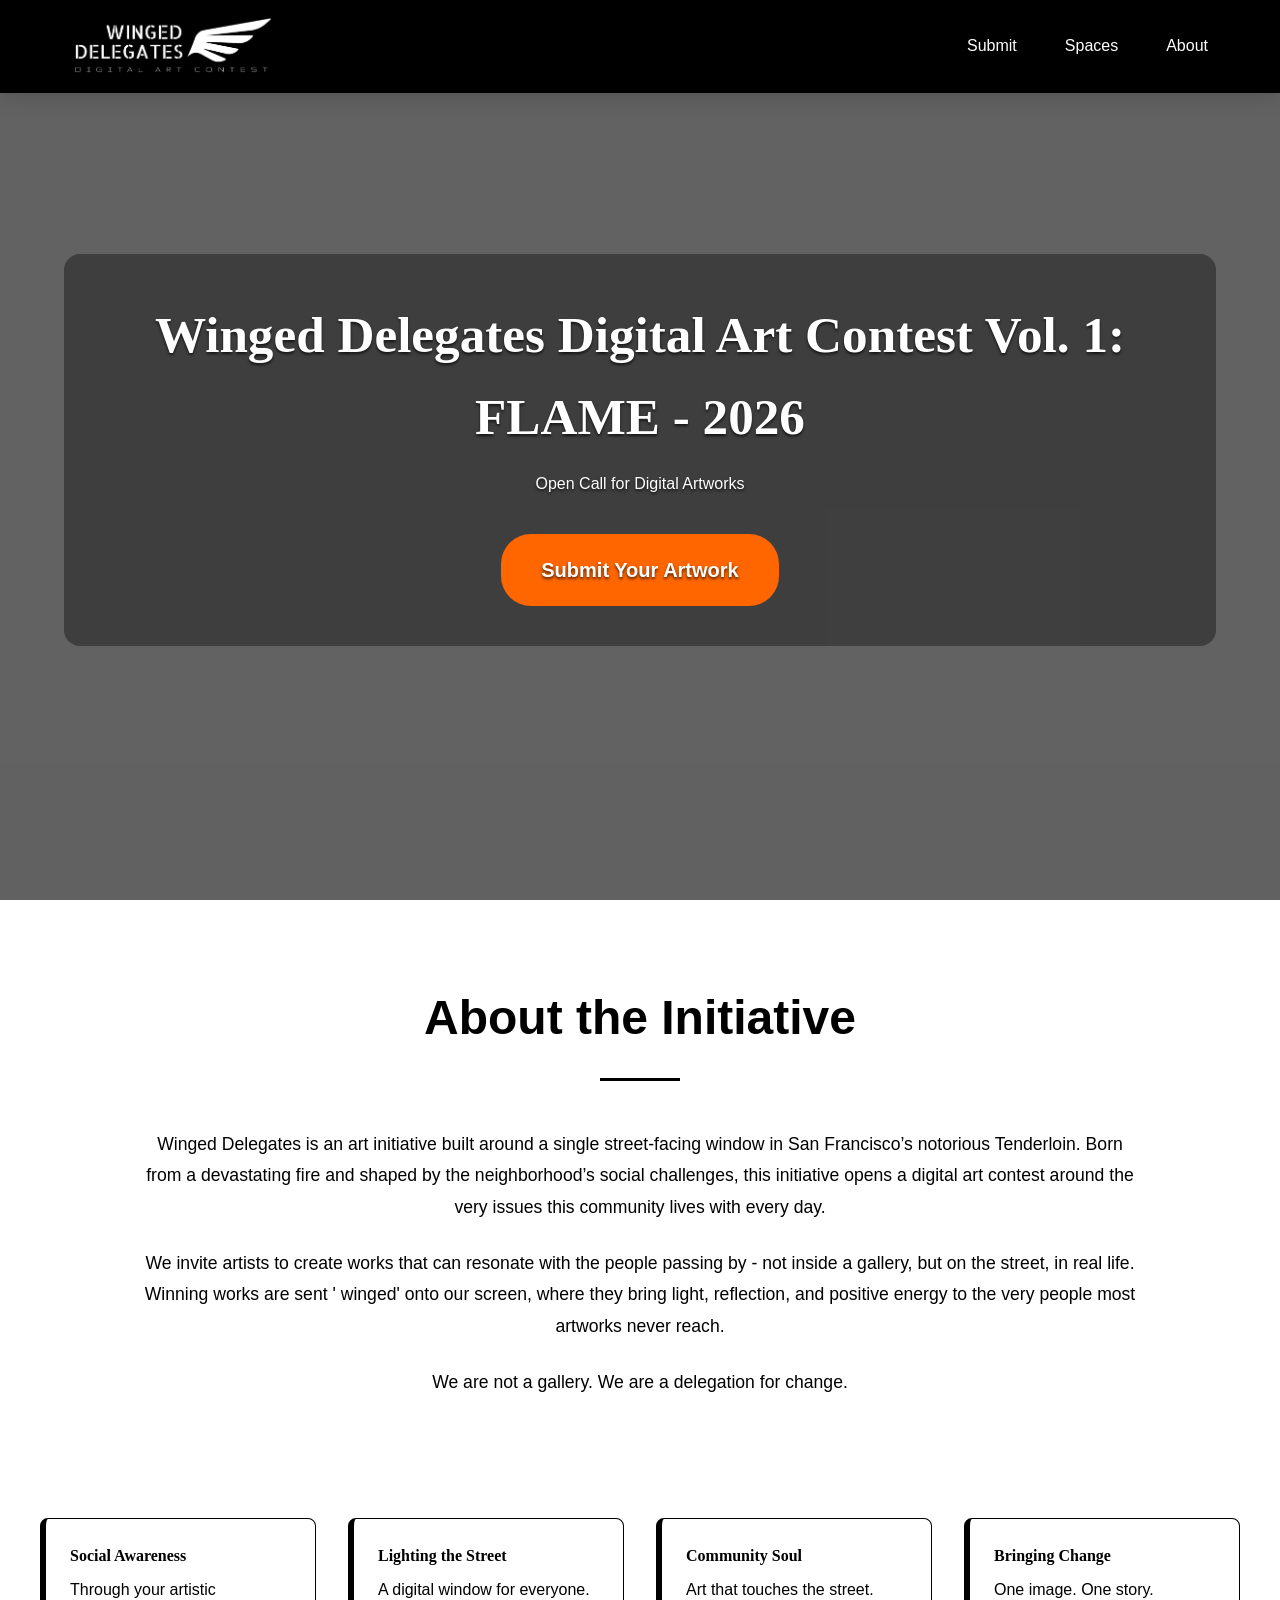
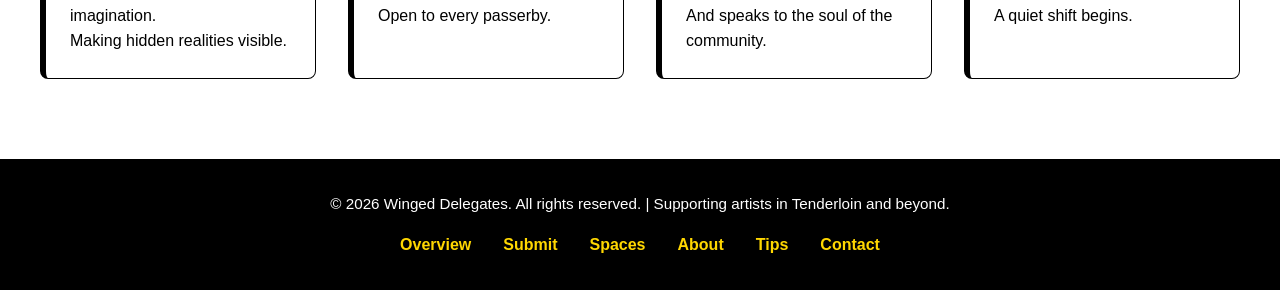
<file: index.html>
<!DOCTYPE html>
<html lang="en">
<head>
    <!-- Google tag (gtag.js) -->
    <script async src="https://www.googletagmanager.com/gtag/js?id=G-B6DKS6XQSR"></script>
    <script>
      window.dataLayer = window.dataLayer || [];
      function gtag(){dataLayer.push(arguments);}
      gtag('js', new Date());
    
      gtag('config', 'G-B6DKS6XQSR');
    </script>
    <meta charset="UTF-8">
    <meta name="viewport" content="width=device-width, initial-scale=1.0">
    <title>Winged Delegates - Art Initiative</title>
    <link rel="stylesheet" href="styles.css">
    
    <meta name="description" content="Art competition; digital art contest; fire safety; homeless; drug free; san francisco; united states; art awards; photography; mixed art">
    <meta name="robots" content="index, follow">
</head>
<body>
     <video class="bg-video" autoplay muted loop playsinline>
    <source src="images/background.mp4" type="video/mp4">
  </video>
    <!-- Navigation -->
    <nav class="navbar">
      <div class="nav-container">
        <div class="logo">
          <a href="index.html"><img src="images/wingeddelegates.png" alt="Winged Delegates Logo" style="height:60px; width:auto; display:block;"></a>
        </div>
        <ul class="nav-menu">
          <li class="nav-item"><a href="submit.html" class="nav-link">Submit</a></li>
          <li class="nav-item"><a href="spaces.html" class="nav-link">Spaces</a></li>
          <li class="nav-item"><a href="about.html" class="nav-link">About</a></li>
        </ul>
      </div>
    </nav>

    <!-- Hero Section -->
    <section id="hero" class="hero">
        <div class="hero-content">
            <h2 class="hero-title">Winged Delegates Digital Art Contest Vol. 1: FLAME - 2026</h2>
            <p class="hero-subtitle"> Open Call for Digital Artworks </p>
            <a href="https://wingeddelegates.github.io/sf/submit.html" class="cta-button">Submit Your Artwork</a>
            <div class="hero-accent"></div>
        </div>
        <div class="animated-bg"></div>
    </section>

    <!-- Entry Section -->
    <section id="entry" class="section entry-section">
        <div class="section-container">
            <h2 class="section-title">About the Initiative</h2>
            <div class="entry-content">
                <div class="entry-text"style="text-align: center;">
                    <p class="entry-description">
                        Winged Delegates is an art initiative built around a single street-facing window in San Francisco’s notorious Tenderloin. Born from a devastating fire and shaped by the neighborhood’s social challenges, this initiative opens a digital art contest around the very issues this community lives with every day.
                    </p>
                    <p class="entry-description">
                        We invite artists to create works that can resonate with the people passing by - not inside a gallery, but on the street, in real life. Winning works are sent ' winged'  onto our screen, where they bring light, reflection, and positive energy to the very people most artworks never reach.
                    </p>
                    <p class="entry-description">
                       We are not a gallery. We are a delegation for change.
                    </p>
                </div>
                <!-- Space Features -->
                



      <!-- Space Features -->
<div style="margin-top: 3rem;">
    <div style="display: grid; grid-template-columns: repeat(auto-fit, minmax(230px, 1fr)); gap: 2rem;">
        
        <div style="background: #ffffff; border: 1px solid #000000; border-left: 6px solid #000000; padding: 1.5rem; border-radius: 8px;">
            <h4 style="color: #000000; margin-bottom: 0.5rem; font-family: 'Didot', 'Bodoni MT', serif;">
                Social Awareness
            </h4>
            <p style="color: #000000;">
                Through your artistic imagination.<br>
                Making hidden realities visible.
            </p>
        </div>

        <div style="background: #ffffff; border: 1px solid #000000; border-left: 6px solid #000000; padding: 1.5rem; border-radius: 8px;">
            <h4 style="color: #000000; margin-bottom: 0.5rem; font-family: 'Didot', 'Bodoni MT', serif;">
                Lighting the Street
            </h4>
            <p style="color: #000000;">
                A digital window for everyone.<br>
                Open to every passerby.
            </p>
        </div>

        <div style="background: #ffffff; border: 1px solid #000000; border-left: 6px solid #000000; padding: 1.5rem; border-radius: 8px;">
            <h4 style="color: #000000; margin-bottom: 0.5rem; font-family: 'Didot', 'Bodoni MT', serif;">
                Community Soul
            </h4>
            <p style="color: #000000;">
                Art that touches the street.<br>
                And speaks to the soul of the community.
            </p>
        </div>

        <div style="background: #ffffff; border: 1px solid #000000; border-left: 6px solid #000000; padding: 1.5rem; border-radius: 8px;">
            <h4 style="color: #000000; margin-bottom: 0.5rem; font-family: 'Didot', 'Bodoni MT', serif;">
                Bringing Change
            </h4>
            <p style="color: #000000;">
                One image. One story.<br>
                A quiet shift begins.
            </p>
        </div>

    </div>
</div>
    </section>

    <!-- Footer -->
    <footer class="footer">
        <div class="footer-content">
            <p>&copy; 2026 Winged Delegates. All rights reserved. | Supporting artists in Tenderloin and beyond.</p>
            <div class="footer-links">
                <a href="index.html">Overview</a>
                <a href="submit.html">Submit</a>
                <a href="spaces.html">Spaces</a>
                <a href="about.html">About</a>
                <a href="tips.html">Tips</a>
                <a href="mailto:wingeddelegates@gmail.com">Contact</a>
            </div>
        </div>
    </footer>

    <script src="script.js"></script>
</body>
</html>
</file>
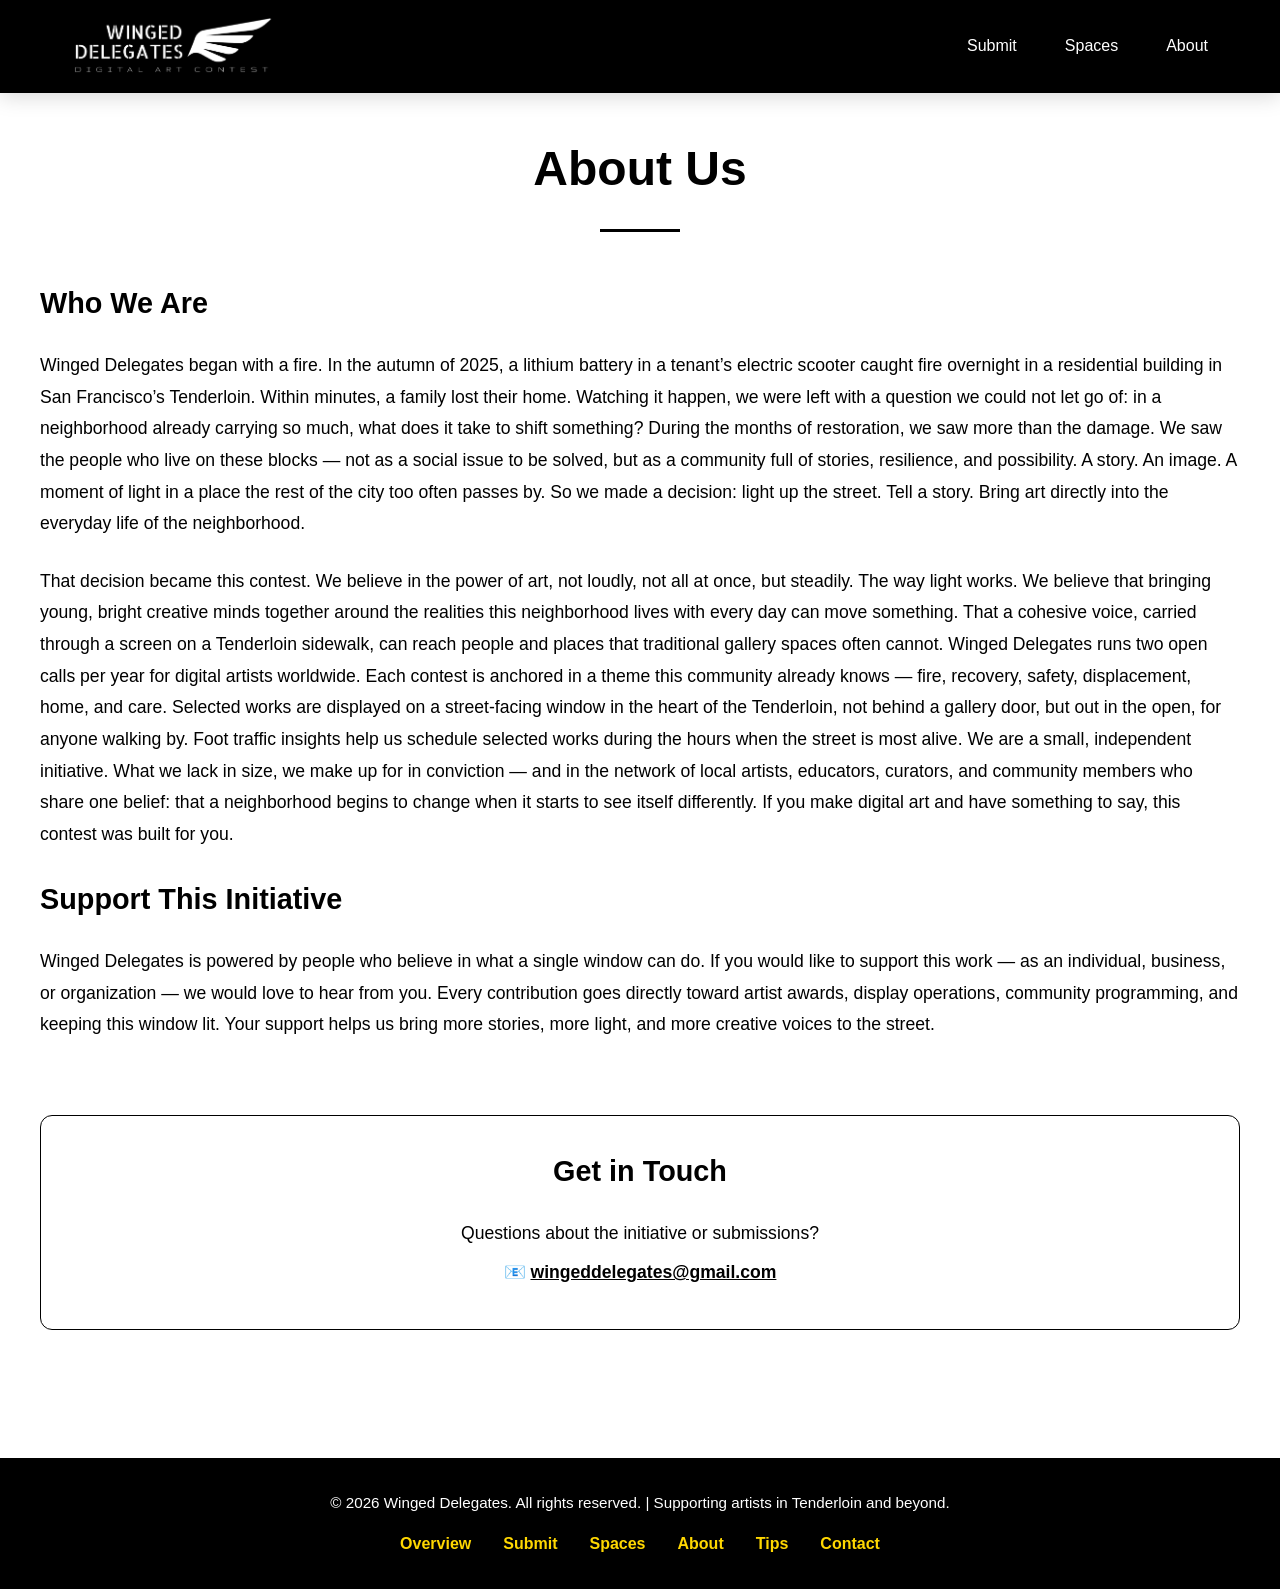
<file: about.html>
<!DOCTYPE html>
<html lang="en">
<head>
    <!-- Google tag (gtag.js) -->
    <script async src="https://www.googletagmanager.com/gtag/js?id=G-B6DKS6XQSR"></script>
    <script>
      window.dataLayer = window.dataLayer || [];
      function gtag(){dataLayer.push(arguments);}
      gtag('js', new Date());
    
      gtag('config', 'G-B6DKS6XQSR');
    </script>
    <meta charset="UTF-8">
    <meta name="viewport" content="width=device-width, initial-scale=1.0">
    <title>Winged Delegates - Art Initiative</title>
    <link rel="stylesheet" href="styles.css">

    <meta name="description" content="Art competition; digital art contest; fire safety; homeless; drug free; san francisco; united states; art awards; photography; mixed art">
    <meta name="robots" content="index, follow">
</head>
<body>
    <!-- Navigation -->
    <nav class="navbar">
      <div class="nav-container">
        <div class="logo">
          <a href="index.html"><img src="images/wingeddelegates.png" alt="Winged Delegates Logo" style="height:60px; width:auto; display:block;"></a>
        </div>
        <ul class="nav-menu">
          <li class="nav-item"><a href="submit.html" class="nav-link">Submit</a></li>
          <li class="nav-item"><a href="spaces.html" class="nav-link">Spaces</a></li>
          <li class="nav-item"><a href="about.html" class="nav-link">About</a></li>
        </ul>
      </div>
    </nav>

    <!-- About Section -->
    <section id="about" class="section about-section">
        <div class="section-container">
            <br><br>
            <h2 class="section-title">About Us</h2>
            <div class="about-content">
                <div class="about-text">
                    <h3>Who We Are</h3>
                    <p>Winged Delegates began with a fire.
                    In the autumn of 2025, a lithium battery in a tenant’s electric scooter caught fire overnight in a residential building in San Francisco’s Tenderloin. Within minutes, a family lost their home. Watching it happen, we were left with a question we could not let go of: in a neighborhood already carrying so much, what does it take to shift something?
                    During the months of restoration, we saw more than the damage. We saw the people who live on these blocks — not as a social issue to be solved, but as a community full of stories, resilience, and possibility. A story. An image. A moment of light in a place the rest of the city too often passes by.
                    So we made a decision: light up the street. Tell a story. Bring art directly into the everyday life of the neighborhood.</p>
                    <br>
                    <p>That decision became this contest. We believe in the power of art, not loudly, not all at once, but steadily. The way light works. We believe that bringing young, bright creative minds together around the realities this neighborhood lives with every day can move something. That a cohesive voice, carried through a screen on a Tenderloin sidewalk, can reach people and places that traditional gallery spaces often cannot.
                    Winged Delegates runs two open calls per year for digital artists worldwide. Each contest is anchored in a theme this community already knows — fire, recovery, safety, displacement, home, and care. Selected works are displayed on a street-facing window in the heart of the Tenderloin, not behind a gallery door, but out in the open, for anyone walking by. Foot traffic insights help us schedule selected works during the hours when the street is most alive.
                    We are a small, independent initiative. What we lack in size, we make up for in conviction — and in the network of local artists, educators, curators, and community members who share one belief: that a neighborhood begins to change when it starts to see itself differently.
                    If you make digital art and have something to say, this contest was built for you.</p>
                <br>
                <div class="about-text">
                    <h3>Support This Initiative</h3>
                    <p>Winged Delegates is powered by people who believe in what a single window can do.
                    If you would like to support this work — as an individual, business, or organization — we would love to hear from you. Every contribution goes directly toward artist awards, display operations, community programming, and keeping this window lit.
                    Your support helps us bring more stories, more light, and more creative voices to the street.</p>
                </div>
                <br>
                <div class="contact-section">
                    <h3>Get in Touch</h3>
                    <p>Questions about the initiative or submissions?</p>
                    <p class="contact-info">
                        📧 <a href="mailto:wingeddelegates@gmail.com">wingeddelegates@gmail.com</a><br>
                        <!-- 🌐 <a href="https://twitter.com/wingeddelegates" target="_blank">@wingeddelegates</a> -->
                    </p>
                </div>
            </div>
        </div>
    </section>

    <!-- Footer -->
    <footer class="footer">
        <div class="footer-content">
            <p>&copy; 2026 Winged Delegates. All rights reserved. | Supporting artists in Tenderloin and beyond.</p>
            <div class="footer-links">
                <a href="index.html">Overview</a>
                <a href="submit.html">Submit</a>
                <a href="spaces.html">Spaces</a>
                <a href="about.html">About</a>
                <a href="tips.html">Tips</a>
                <a href="mailto:wingeddelegates@gmail.com">Contact</a>
            </div>
        </div>
    </footer>

    <script src="script.js"></script>
</body>
</html>
</file>
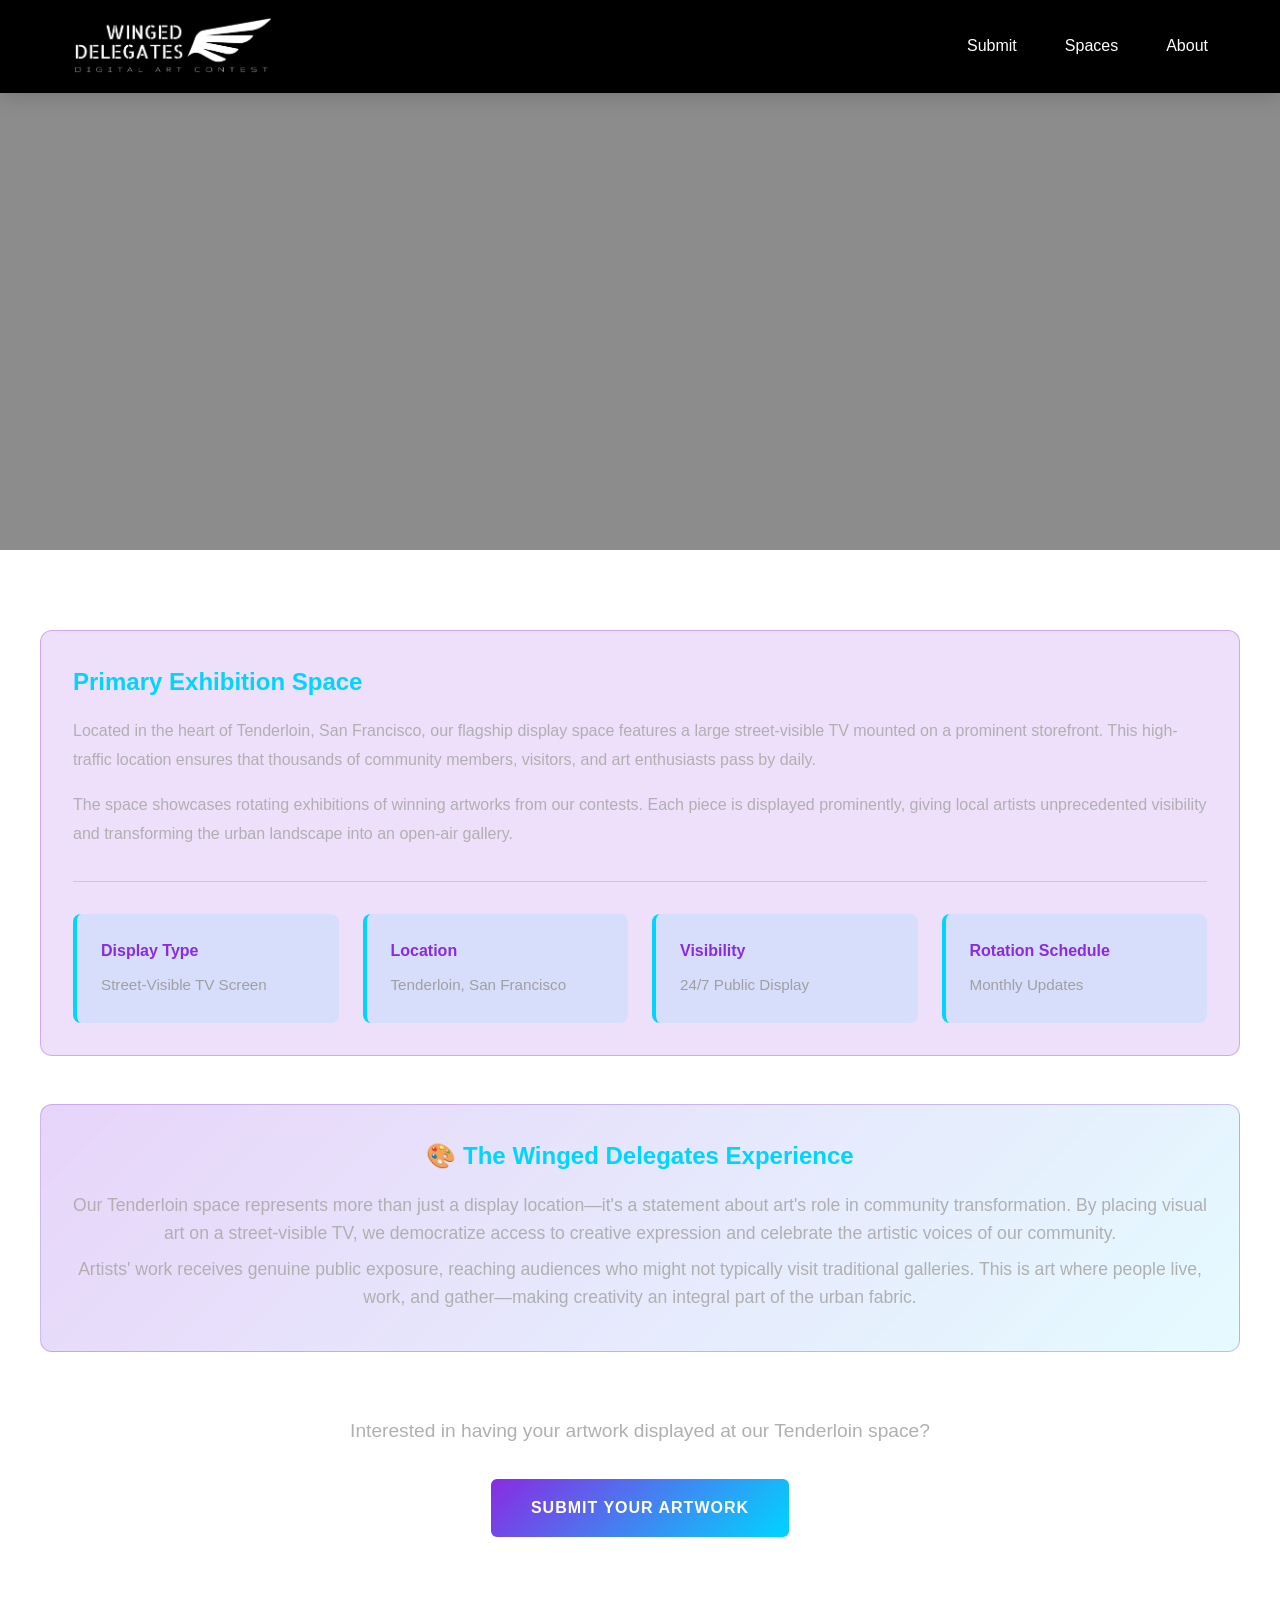
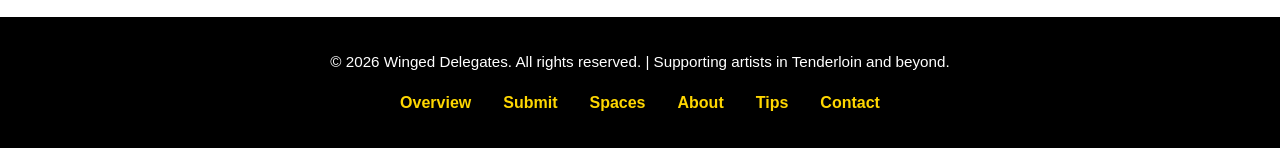
<file: spaces.html>
<!DOCTYPE html>
<html lang="en">
<head>
    <!-- Google tag (gtag.js) -->
    <script async src="https://www.googletagmanager.com/gtag/js?id=G-B6DKS6XQSR"></script>
    <script>
      window.dataLayer = window.dataLayer || [];
      function gtag(){dataLayer.push(arguments);}
      gtag('js', new Date());
    
      gtag('config', 'G-B6DKS6XQSR');
    </script>
    <meta charset="UTF-8">
    <meta name="viewport" content="width=device-width, initial-scale=1.0">
    <title>Spaces - Winged Delegates</title>
    <link rel="stylesheet" href="styles.css">
    <meta name="description" content="Art competition; digital art contest; fire safety; homeless; drug free; san francisco; united states; art awards; photography; mixed art">
    <meta name="robots" content="index, follow">
    <style>
        .space-hero {
            min-height: 60vh;
            display: flex;
            align-items: center;
            justify-content: center;
            position: relative;
            margin-top: 10px;
            overflow: hidden;
        }

        .space-hero-content {
            position: relative;
            z-index: 1;
            text-align: center;
            animation: fadeInUp 1s ease-out;
        }

        .space-gallery {
            display: grid;
            grid-template-columns: 1fr;
            gap: 3rem;
            margin-bottom: 3rem;
        }

        .space-card {
            background: rgba(138, 43, 226, 0.15);
            border: 1px solid rgba(138, 43, 226, 0.3);
            border-radius: 12px;
            overflow: hidden;
            transition: all 0.3s ease;
        }

        .space-card:hover {
            border-color: #00d4ff;
            background: rgba(0, 212, 255, 0.15);
            transform: translateY(-5px);
        }

        .space-image-container {
            width: 100%;
            max-height: 100%;
            overflow: hidden;
            background: rgba(0, 0, 0, 0.3);
        }

        .space-image-container img {
            width: 100%;
            height: 100%;
            display: block;
            object-fit: cover;
        }

        .space-details {
            padding: 2rem;
        }

        .space-details h3 {
            color: #00d4ff;
            font-size: 1.5rem;
            margin-bottom: 1rem;
        }

        .space-details p {
            color: #b0b0b0;
            line-height: 1.8;
            margin-bottom: 1rem;
        }

        .space-info-grid {
            display: grid;
            grid-template-columns: repeat(auto-fit, minmax(200px, 1fr));
            gap: 1.5rem;
            margin-top: 2rem;
            padding-top: 2rem;
            border-top: 1px solid rgba(138, 43, 226, 0.2);
        }

        .space-info-item {
            background: rgba(0, 212, 255, 0.1);
            padding: 1.5rem;
            border-radius: 8px;
            border-left: 4px solid #00d4ff;
        }

        .space-info-item h4 {
            color: #8a2be2;
            margin-bottom: 0.5rem;
            font-size: 1rem;
        }

        .space-info-item p {
            color: #a0a0a0;
            font-size: 0.95rem;
            margin: 0;
        }

        .space-location {
            background: linear-gradient(135deg, rgba(138, 43, 226, 0.2), rgba(0, 212, 255, 0.1));
            border: 1px solid rgba(138, 43, 226, 0.3);
            padding: 2rem;
            border-radius: 12px;
            text-align: center;
            margin-top: 2rem;
        }

        .space-location h3 {
            color: #00d4ff;
            font-size: 1.5rem;
            margin-bottom: 1rem;
        }

        .space-location p {
            color: #b0b0b0;
            font-size: 1.1rem;
            margin-bottom: 0.5rem;
        }

        .hero-title h2 {
            color: #000000;
        }

        .hero-subtitle p {
            color: #000000;
        }

        @media (max-width: 768px) {
            .space-hero {
                min-height: 50vh;
            }

            .space-info-grid {
                grid-template-columns: 1fr;
            }

            .space-image-container {
                max-height: 300px;
            }
        }
    </style>
</head>
<body>
    <!-- Navigation -->
    <nav class="navbar">
      <div class="nav-container">
        <div class="logo">
          <a href="index.html"><img src="images/wingeddelegates.png" alt="Winged Delegates Logo" style="height:60px; width:auto; display:block;"></a>
        </div>
        <ul class="nav-menu">
          <li class="nav-item"><a href="submit.html" class="nav-link">Submit</a></li>
          <li class="nav-item"><a href="spaces.html" class="nav-link">Spaces</a></li>
          <li class="nav-item"><a href="about.html" class="nav-link">About</a></li>
        </ul>
      </div>
    </nav>

    <!-- Hero Section -->
 <section class="space-hero">
    <video class="space-hero-video" autoplay muted loop playsinline>
        <source src="images/yourart.mp4" type="video/mp4">
    </video>
</section>

    <!-- Spaces Content -->
    <section class="section about-section">
        <div class="section-container"> 
            <div class="space-gallery">
                <!-- Main Space Card -->
                <div class="space-card">
                    <div class="space-details">
                        <h3>Primary Exhibition Space</h3>
                        <p>
                            Located in the heart of Tenderloin, San Francisco, our flagship display space features a large street-visible TV mounted on a prominent storefront. This high-traffic location ensures that thousands of community members, visitors, and art enthusiasts pass by daily.
                        </p>
                        <p>
                            The space showcases rotating exhibitions of winning artworks from our contests. Each piece is displayed prominently, giving local artists unprecedented visibility and transforming the urban landscape into an open-air gallery.
                        </p>

                        <div class="space-info-grid">
                            <div class="space-info-item">
                                <h4>Display Type</h4>
                                <p>Street-Visible TV Screen</p>
                            </div>
                            <div class="space-info-item">
                                <h4>Location</h4>
                                <p>Tenderloin, San Francisco</p>
                            </div>
                            <div class="space-info-item">
                                <h4>Visibility</h4>
                                <p>24/7 Public Display</p>
                            </div>
                            <div class="space-info-item">
                                <h4>Rotation Schedule</h4>
                                <p>Monthly Updates</p>
                            </div>
                        </div>
                    </div>
                </div>
            </div>

            <!-- Space Experience Section -->
            <div class="space-location">
                <h3>🎨 The Winged Delegates Experience</h3>
                <p>
                    Our Tenderloin space represents more than just a display location—it's a statement about art's role in community transformation. By placing visual art on a street-visible TV, we democratize access to creative expression and celebrate the artistic voices of our community.
                </p>
                <p>
                    Artists' work receives genuine public exposure, reaching audiences who might not typically visit traditional galleries. This is art where people live, work, and gather—making creativity an integral part of the urban fabric.
                </p>
            </div>

            <!-- Call to Action -->
            <div style="text-align: center; margin-top: 4rem;">
                <p style="color: #b0b0b0; font-size: 1.2rem; margin-bottom: 2rem;">
                    Interested in having your artwork displayed at our Tenderloin space?
                </p>
                <a href="submit.html" style="
                    display: inline-block;
                    padding: 1rem 2.5rem;
                    background: linear-gradient(135deg, #8a2be2, #00d4ff);
                    color: white;
                    text-decoration: none;
                    border-radius: 6px;
                    font-weight: 600;
                    text-transform: uppercase;
                    letter-spacing: 1px;
                    transition: all 0.3s ease;
                " onmouseover="this.style.boxShadow='0 10px 30px rgba(138, 43, 226, 0.5)'; this.style.transform='translateY(-2px)';" onmouseout="this.style.boxShadow='none'; this.style.transform='translateY(0)';">
                    Submit Your Artwork
                </a>
            </div>
        </div>
    </section>

    <!-- Footer -->
    <footer class="footer">
        <div class="footer-content">
            <p>&copy; 2026 Winged Delegates. All rights reserved. | Supporting artists in Tenderloin and beyond.</p>
            <div class="footer-links">
                <a href="index.html">Overview</a>
                <a href="submit.html">Submit</a>
                <a href="spaces.html">Spaces</a>
                <a href="about.html">About</a>
                <a href="tips.html">Tips</a>
                <a href="mailto:wingeddelegates@gmail.com">Contact</a>
            </div>
        </div>
    </footer>

    <script src="script.js"></script>
</body>
</html>
</file>
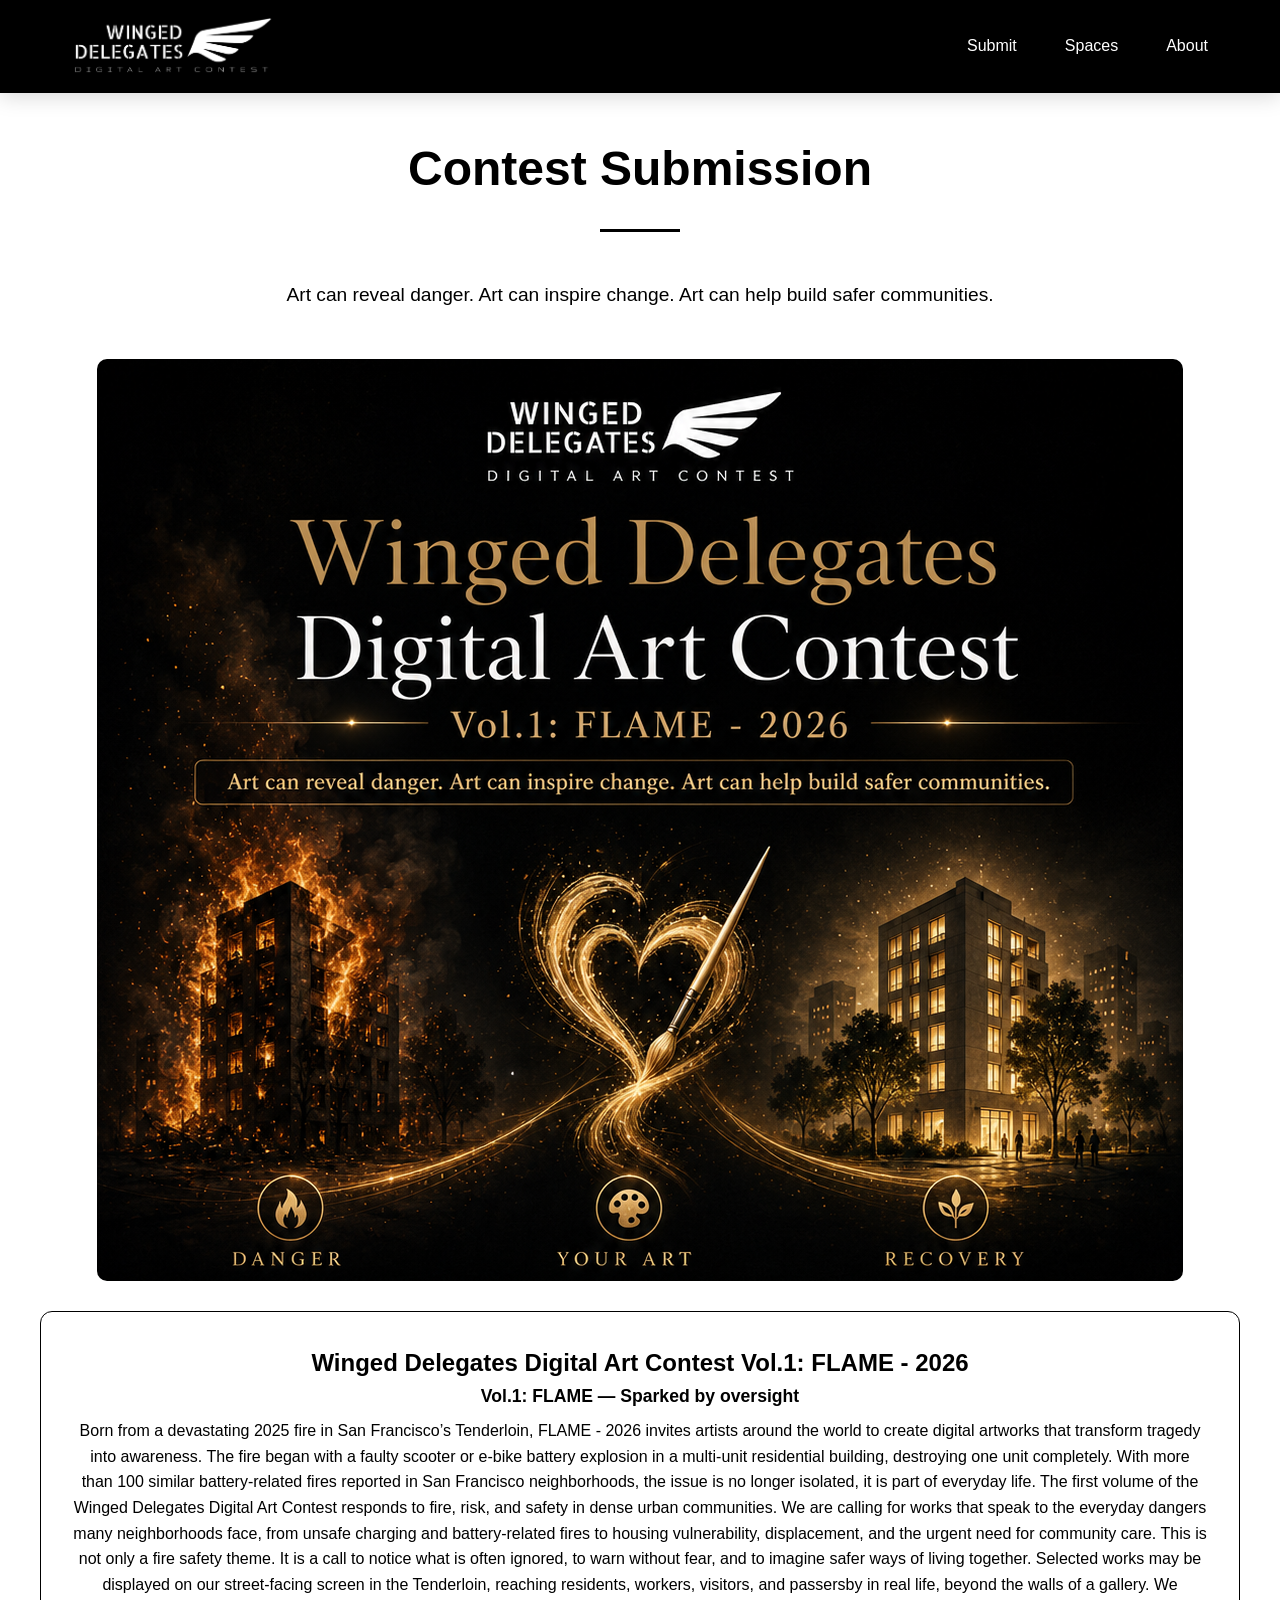
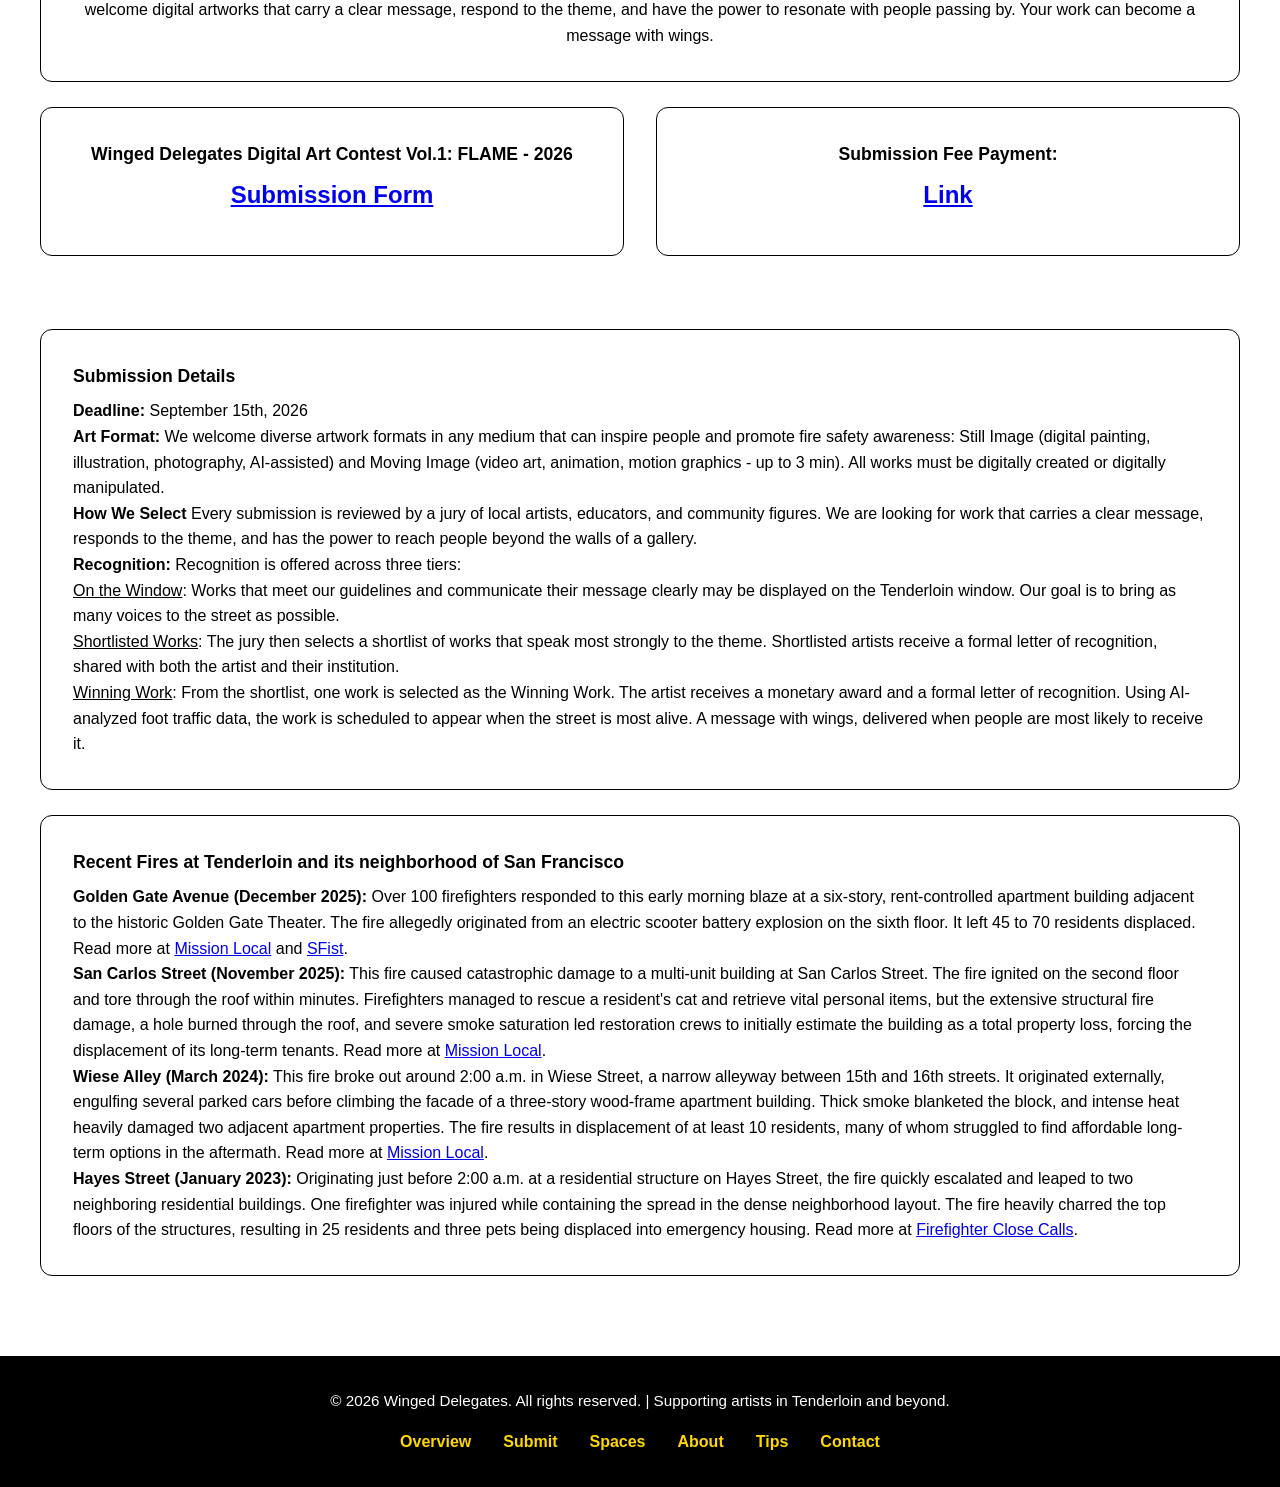
<file: submit.html>
<!DOCTYPE html>
<html lang="en">
<head>
    <!-- Google tag (gtag.js) -->
    <script async src="https://www.googletagmanager.com/gtag/js?id=G-B6DKS6XQSR"></script>
    <script>
      window.dataLayer = window.dataLayer || [];
      function gtag(){dataLayer.push(arguments);}
      gtag('js', new Date());
    
      gtag('config', 'G-B6DKS6XQSR');
    </script>
    <meta charset="UTF-8">
    <meta name="viewport" content="width=device-width, initial-scale=1.0">
    <title>Winged Delegates - Art Initiative</title>
    <link rel="stylesheet" href="styles.css">
    <meta name="description" content="Art competition; digital art contest; fire safety; homeless; drug free; san francisco; united states; art awards; photography; mixed art">
    <meta name="robots" content="index, follow">
    <script 
  src="https://www.paypal.com/sdk/js?client-id=BAATHKJ8okK8h1QRBk5DJAw6-0qVTBLT_zFLFbcxr1yN-lSJJkAxGG4Se8dxQ2cMDA3x4FptWcBc0aHCBU&components=hosted-buttons&enable-funding=venmo&currency=USD">
</script>
    <style>
        .contest-illustration {
            display: flex;
            justify-content: center;
            margin: 30px 0;
            background: linear-gradient(135deg, #f5f5f5 0%, #e8e8e8 100%);
            padding: 30px;
            border-radius: 10px;
        }
        
        .contest-illustration svg {
            max-width: 600px;
            width: 100%;
            height: auto;
        }
    </style>
</head>
<body>
    <!-- Navigation -->
    <nav class="navbar">
      <div class="nav-container">
        <div class="logo">
          <a href="index.html"><img src="images/wingeddelegates.png" alt="Winged Delegates Logo" style="height:60px; width:auto; display:block;"></a>
        </div>
        <ul class="nav-menu">
          <li class="nav-item"><a href="submit.html" class="nav-link">Submit</a></li>
          <li class="nav-item"><a href="spaces.html" class="nav-link">Spaces</a></li>
          <li class="nav-item"><a href="about.html" class="nav-link">About</a></li>
        </ul>
      </div>
    </nav>
    <!-- Contest Submission Section -->
    <section id="submission" class="section submission-section">
        <div class="section-container">
            <br><br>
            <h2 class="section-title">Contest Submission</h2>
            <div class="submission-content">
                <p class="submission-intro">
                   Art can reveal danger. Art can inspire change. Art can help build safer communities.
                </p>

                <div style="display: flex; justify-content: center; margin: 30px 0;">
    <img src="images/Transform.png" alt="Contest Illustration" style="max-width: 100%; height: auto; display: block; border-radius: 10px;">
</div>
                
                <div class="info-card">
                    <h2>Winged Delegates Digital Art Contest Vol.1: FLAME - 2026 </h2>
                    
                    <h3>Vol.1: FLAME — Sparked by oversight</h3>
                    <p>Born from a devastating 2025 fire in San Francisco’s Tenderloin, FLAME - 2026 invites artists around the world to create digital artworks that transform tragedy into awareness.

The fire began with a faulty scooter or e-bike battery explosion in a multi-unit residential building, destroying one unit completely. With more than 100 similar battery-related fires reported in San Francisco neighborhoods, the issue is no longer isolated, it is part of everyday life.

The first volume of the Winged Delegates Digital Art Contest responds to fire, risk, and safety in dense urban communities. We are calling for works that speak to the everyday dangers many neighborhoods face, from unsafe charging and battery-related fires to housing vulnerability, displacement, and the urgent need for community care.

This is not only a fire safety theme. It is a call to notice what is often ignored, to warn without fear, and to imagine safer ways of living together.

Selected works may be displayed on our street-facing screen in the Tenderloin, reaching residents, workers, visitors, and passersby in real life, beyond the walls of a gallery.

We welcome digital artworks that carry a clear message, respond to the theme, and have the power to resonate with people passing by.

Your work can become a message with wings.</p>
                </div>
                    
                <br>
                <div class="submission-info">
                    <div class="info-card" style="cursor: pointer;" onclick="window.location='https://forms.gle/pgQeoyS8cNzaQgsr5';">
                        <h3>Winged Delegates Digital Art Contest Vol.1: FLAME - 2026</h3>
                        <p class="info-value"><a href="https://forms.gle/pgQeoyS8cNzaQgsr5">Submission Form</a></p>
                    </div>
                    <div class="info-card" style="cursor: pointer;" onclick="window.location='https://sites.google.com/view/wingeddelegates/home?authuser=6';">
                        <h3>Submission Fee Payment:</h3>
                        <p class="info-value"><a href="https://sites.google.com/view/wingeddelegates/home?authuser=6">Link</a></p>
                    </div>
                </div>
                <br>
                <div class="info-card" style="text-align: left;">
                    <h3>Submission Details</h3>
                    <p><strong>Deadline:</strong> September 15th, 2026</p>
                    <p><strong>Art Format:</strong> We welcome diverse artwork formats in any medium that can inspire people and promote fire safety awareness:
                        Still Image (digital painting, illustration, photography, AI-assisted) and Moving Image (video art, animation, motion graphics - up to 3 min). All works must be digitally created or digitally manipulated.</p>
                    <p><strong>How We Select</strong> Every submission is reviewed by a jury of local artists, educators, and community figures.
We are looking for work that carries a clear message, responds to the theme, and has the power to reach people beyond the walls of a gallery.</p>
                    <p><strong>Recognition:</strong> Recognition is offered across three tiers:</p>
                    <p><u>On the Window</u>: Works that meet our guidelines and communicate their message clearly may be displayed on the Tenderloin window. Our goal is to bring as many voices to the street as possible.</p>
                    <p><u>Shortlisted Works</u>: The jury then selects a shortlist of works that speak most strongly to the theme. Shortlisted artists receive a formal letter of recognition, shared with both the artist and their institution.</p>
                    <p><u>Winning Work</u>: From the shortlist, one work is selected as the Winning Work. The artist receives a monetary award and a formal letter of recognition. Using AI-analyzed foot traffic data, the work is scheduled to appear when the street is most alive.
                        A message with wings, delivered when people are most likely to receive it.</p>
                </div>
                <br>
                <div class="info-card" style="text-align: left;">
                    <h3>Recent Fires at Tenderloin and its neighborhood of San Francisco</h3>
                    <p><strong>Golden Gate Avenue (December 2025):</strong> Over 100 firefighters responded to this early morning blaze at a six-story, rent-controlled apartment building adjacent to the historic Golden Gate Theater.
                        The fire allegedly originated from an electric scooter battery explosion on the sixth floor. It left 45 to 70 residents displaced. Read more at <a href="https://missionlocal.org/2025/12/sf-tenderloin-fire-golden-gate-avenue/">Mission Local</a> 
                        and <a href="https://sfist.com/2025/12/12/six-story-apartment-building-next-to-golden-gate-theater-goes-up-in-flames/">SFist</a>.</p>
                    <p><strong>San Carlos Street (November 2025):</strong> This fire caused catastrophic damage to a multi-unit building at San Carlos Street. The fire ignited on the second floor and tore through the roof within minutes.
                        Firefighters managed to rescue a resident's cat and retrieve vital personal items, but the extensive structural fire damage, a hole burned through the roof, and severe smoke saturation led restoration crews to initially estimate the building as a total property loss,
                        forcing the displacement of its long-term tenants. Read more at <a href="https://missionlocal.org/2025/11/sf-fire-mission-district-san-carlos/">Mission Local</a>.</p>
                    <p><strong>Wiese Alley (March 2024):</strong> This fire broke out around 2:00 a.m. in Wiese Street, a narrow alleyway between 15th and 16th streets. It originated externally, engulfing several parked cars before climbing the facade of a three-story wood-frame apartment building. Thick smoke blanketed the block, and intense heat heavily damaged two adjacent apartment properties. The fire results in displacement of at least 10 residents, 
                        many of whom struggled to find affordable long-term options in the aftermath. Read more at <a href="https://missionlocal.org/2024/03/wiese-fire-injures-two-displaces-10/">Mission Local</a>.</p>
                    <p><strong>Hayes Street (January 2023):</strong> Originating just before 2:00 a.m. at a residential structure on Hayes Street, the fire quickly escalated and leaped to two neighboring residential buildings.
                        One firefighter was injured while containing the spread in the dense neighborhood layout. The fire heavily charred the top floors of the structures, resulting in 25 residents and three pets being displaced into emergency housing.
                        Read more at <a href="https://www.firefighterclosecalls.com/twenty-five-residents-displaced-firefighter-injured-in-two-alarm-fire-california/">Firefighter Close Calls</a>.</p>
                </div>
            </div>
        </div>
    </section>

    <!-- Footer -->
    <footer class="footer">
        <div class="footer-content">
            <p>&copy; 2026 Winged Delegates. All rights reserved. | Supporting artists in Tenderloin and beyond.</p>
            <div class="footer-links">
                <a href="index.html">Overview</a>
                <a href="submit.html">Submit</a>
                <a href="spaces.html">Spaces</a>
                <a href="about.html">About</a>
                <a href="tips.html">Tips</a>
                <a href="mailto:wingeddelegates@gmail.com">Contact</a>
            </div>
        </div>
    </footer>

    <script src="script.js"></script>
</body>
</html>
</file>
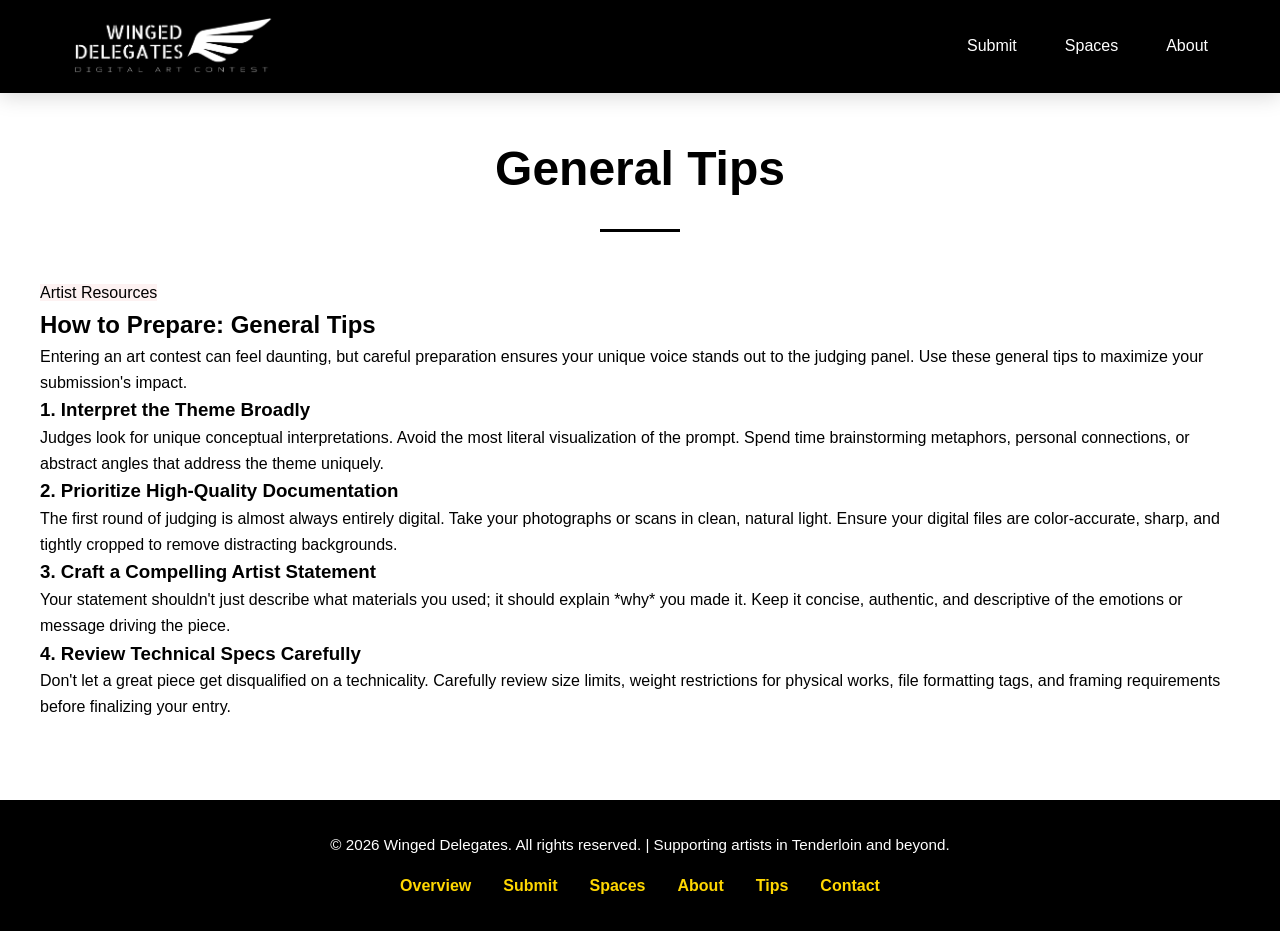
<file: tips.html>
<!DOCTYPE html>
<html lang="en">
<head>
    <!-- Google tag (gtag.js) -->
    <script async src="https://www.googletagmanager.com/gtag/js?id=G-B6DKS6XQSR"></script>
    <script>
      window.dataLayer = window.dataLayer || [];
      function gtag(){dataLayer.push(arguments);}
      gtag('js', new Date());
    
      gtag('config', 'G-B6DKS6XQSR');
    </script>
    <meta charset="UTF-8">
    <meta name="viewport" content="width=device-width, initial-scale=1.0">
    <title>Winged Delegates - Art Initiative</title>
    <link rel="stylesheet" href="styles.css">

    <meta name="description" content="Art competition; digital art contest; fire safety; homeless; drug free; san francisco; united states; art awards; photography; mixed art">
    <meta name="robots" content="index, follow">
</head>
<body>
    <!-- Navigation -->
    <nav class="navbar">
      <div class="nav-container">
        <div class="logo">
          <a href="index.html"><img src="images/wingeddelegates.png" alt="Winged Delegates Logo" style="height:60px; width:auto; display:block;"></a>
        </div>
        <ul class="nav-menu">
          <li class="nav-item"><a href="submit.html" class="nav-link">Submit</a></li>
          <li class="nav-item"><a href="spaces.html" class="nav-link">Spaces</a></li>
          <li class="nav-item"><a href="about.html" class="nav-link">About</a></li>
        </ul>
      </div>
    </nav>

    <!-- About Section -->
    <section id="about" class="section about-section">
        <div class="section-container">
            <br><br>
            <h2 class="section-title">General Tips</h2>

            <div class="right-column">
                <section class="prep-guide">
                    <span class="badge" style="background-color: #fdf2f2; color: var(--accent-color);">Artist Resources</span>
                    <h2>How to Prepare: General Tips</h2>
                    <p>
                        Entering an art contest can feel daunting, but careful preparation ensures your unique voice stands out to the judging panel. 
                        Use these general tips to maximize your submission's impact.
                    </p>

                    <div class="tip-box">
                        <h3>1. Interpret the Theme Broadly</h3>
                        <p>Judges look for unique conceptual interpretations. Avoid the most literal visualization of the prompt. 
                            Spend time brainstorming metaphors, personal connections, or abstract angles that address the theme uniquely.</p>
                    </div>

                    <div class="tip-box" style="border-left-color: var(--secondary-accent);">
                        <h3>2. Prioritize High-Quality Documentation</h3>
                        <p>The first round of judging is almost always entirely digital. Take your photographs or scans in clean, natural light. 
                            Ensure your digital files are color-accurate, sharp, and tightly cropped to remove distracting backgrounds.</p>
                    </div>

                    <div class="tip-box">
                        <h3>3. Craft a Compelling Artist Statement</h3>
                        <p>Your statement shouldn't just describe what materials you used; it should explain *why* you made it. 
                            Keep it concise, authentic, and descriptive of the emotions or message driving the piece.</p>
                    </div>

                    <div class="tip-box" style="border-left-color: var(--secondary-accent);">
                        <h3>4. Review Technical Specs Carefully</h3>
                        <p>Don't let a great piece get disqualified on a technicality. Carefully review size limits, weight restrictions for physical works, 
                            file formatting tags, and framing requirements before finalizing your entry.</p>
                    </div>
                </section>
            </div>
        </div>
    </section>

    <!-- Footer -->
    <footer class="footer">
        <div class="footer-content">
            <p>&copy; 2026 Winged Delegates. All rights reserved. | Supporting artists in Tenderloin and beyond.</p>
            <div class="footer-links">
                <a href="index.html">Overview</a>
                <a href="submit.html">Submit</a>
                <a href="spaces.html">Spaces</a>
                <a href="about.html">About</a>
                <a href="tips.html">Tips</a>
                <a href="mailto:wingeddelegates@gmail.com">Contact</a>
            </div>
        </div>
    </footer>

    <script src="script.js"></script>
</body>
</html>
</file>
<file: styles.css>
/* ============================================
   WINGED DELEGATES - WEBSITE STYLES
   Clean Black & White Version
   ============================================ */

/* Reset & Base Styles */
* {
    margin: 0;
    padding: 0;
    box-sizing: border-box;
}

html {
    scroll-behavior: smooth;
}

body {
    font-family: 'Segoe UI', Tahoma, Geneva, Verdana, sans-serif;
    background: #ffffff;
    color: #000000;
    line-height: 1.6;
    overflow-x: hidden;
}

/* ============================================
   NAVIGATION BAR
   ============================================ */

.navbar {
    position: fixed;
    top: 0;
    width: 100%;
    background: #000000;
    backdrop-filter: blur(10px);
    padding: 1rem 0;
    z-index: 1000;
    border-bottom: 1px solid #000000;
    box-shadow: 0 4px 20px rgba(0, 0, 0, 0.15);
}

.nav-container {
    max-width: 1200px;
    margin: 0 auto;
    padding: 0 2rem;
    display: flex;
    justify-content: space-between;
    align-items: center;
}

.logo h1 {
    font-size: 1.8rem;
    font-weight: 700;
    letter-spacing: 1px;
}

.logo h1 a {
    color: #ffffff;
    text-decoration: none;
    transition: all 0.3s ease;
}

.logo h1 a:hover {
    color: #dddddd;
}

.nav-menu {
    display: flex;
    list-style: none;
    gap: 3rem;
}

.nav-item {
    position: relative;
}

.nav-link {
    color: #ffffff;
    text-decoration: none;
    font-weight: 500;
    font-size: 1rem;
    transition: all 0.3s ease;
    position: relative;
}

.nav-link::after {
    content: '';
    position: absolute;
    bottom: -5px;
    left: 0;
    width: 0;
    height: 2px;
    background: #ffffff;
    transition: width 0.3s ease;
}

.nav-link:hover {
    color: #dddddd;
}

.nav-link:hover::after {
    width: 100%;
}

/* ============================================
   HERO SECTION
   ============================================ */

#hero {
    position: relative;
    z-index: 2;
    min-height: 100vh;
    display: flex;
    justify-content: center;
    align-items: center;
    flex-direction: column;
    color: #ffffff;
    text-align: center;
    background: rgba(0, 0, 0, 0.3);
    text-shadow: 0 2px 3px rgba(0, 0, 0, 0.7);
}

.hero-content {
    position: relative;
    z-index: 2;
    padding: 2.5rem 3rem;
    border-radius: 1rem;
    background: rgba(20, 20, 20, 0.45);
    max-width: 100%;
    width: 90%;
}

.hero-title {

    font-family: Didot, "Times New Roman", Georgia, serif;
    font-weight: 700;
    font-size: clamp(2rem, 4vw, 4rem);  
    margin-bottom: 0.8rem;
}

.hero-subtitle {
    margin-bottom: 0.8rem;
}

.cta-button {
    display: inline-block;
    margin-top: 1.5rem;
    padding: 1em 2em;
    background: #ff6600;
    color: #fff;
    border: none;
    border-radius: 30px;
    text-decoration: none;
    font-weight: bold;
    font-size: 1.25rem;
    transition: background 0.3s;
    text-shadow: 0 2px 3px rgba(0,0,0,0.7);
}

.cta-button:hover {
    background: #ff8833;
    color: #ffffff;
}

@media (max-width: 600px) {
    .hero-content {
        padding: 1rem;
    }
}

/* ============================================
   SECTION STYLES
   ============================================ */

.section {
    padding: 5rem 2rem;
    position: relative;
}

.section-container {
    max-width: 1200px;
    margin: 0 auto;
}

.section-title {
    font-size: 3rem;
    font-weight: 700;
    margin-bottom: 3rem;
    text-align: center;
    color: #000000;
    position: relative;
    padding-bottom: 1.5rem;
}

.section-title::after {
    content: '';
    position: absolute;
    bottom: 0;
    left: 50%;
    transform: translateX(-50%);
    width: 80px;
    height: 3px;
    background: #000000;
    border-radius: 0;
}

/* ============================================
   ENTRY SECTION
   ============================================ */

.entry-section {
    background: #ffffff;
}

.entry-content {
    display: flex;
    flex-direction: column;
    gap: 3rem;
}

.entry-text {
    max-width: 1000px;
    margin: 0 auto;
    text-align: center;
}

@keyframes slideInLeft {
    from {
        opacity: 0;
        transform: translateX(-40px);
    }

    to {
        opacity: 1;
        transform: translateX(0);
    }
}

.entry-description {
    font-size: 1.1rem;
    margin-bottom: 1.5rem;
    color: #000000;
    line-height: 1.8;
}

.entry-features {
    display: flex;
    flex-direction: column;
    gap: 2rem;
    animation: slideInRight 0.8s ease-out;
}

@keyframes slideInRight {
    from {
        opacity: 0;
        transform: translateX(40px);
    }

    to {
        opacity: 1;
        transform: translateX(0);
    }
}

.feature {
    background: #ffffff;
    border: 1px solid #000000;
    border-left: 4px solid #000000;
    padding: 1.5rem;
    border-radius: 8px;
    transition: all 0.3s ease;
    cursor: pointer;
}

.feature:hover {
    background: #ffffff;
    border-color: #000000;
    transform: translateX(10px);
    box-shadow: 0 5px 15px rgba(0, 0, 0, 0.12);
}

.feature-icon {
    font-size: 2.5rem;
    margin-bottom: 0.5rem;
}

.feature h3 {
    font-size: 1.3rem;
    margin-bottom: 0.5rem;
    color: #000000;
}

.feature p {
    color: #000000;
    font-size: 0.95rem;
}

/* ============================================
   SUBMISSION SECTION
   ============================================ */

.submission-section {
    background: #ffffff;
}

.submission-intro {
    font-size: 1.2rem;
    text-align: center;
    color: #000000;
    margin-bottom: 3rem;
}

.submission-info {
    display: grid;
    grid-template-columns: repeat(auto-fit, minmax(280px, 1fr));
    gap: 2rem;
    margin-bottom: 3rem;
}

.info-card {
    background: #ffffff;
    border: 1px solid #000000;
    padding: 2rem;
    border-radius: 12px;
    text-align: center;
    transition: all 0.3s ease;
}

.info-card:hover {
    border-color: #000000;
    background: #ffffff;
    transform: translateY(-5px);
    box-shadow: 0 8px 20px rgba(0, 0, 0, 0.12);
}

.info-card h3 {
    color: #000000;
    margin-bottom: 0.5rem;
    font-size: 1.1rem;
}

.info-value {
    font-size: 1.5rem;
    color: #000000;
    font-weight: 600;
    margin-bottom: 0.5rem;
}

.info-detail {
    color: #000000;
    font-size: 0.95rem;
}

.submission-form {
    background: #ffffff;
    border: 1px solid #000000;
    padding: 3rem;
    border-radius: 12px;
    margin-bottom: 2rem;
}

.submission-form h3 {
    color: #000000;
    margin-bottom: 2rem;
    font-size: 1.5rem;
}

.form-group {
    margin-bottom: 1.5rem;
}

.form-group label {
    display: block;
    margin-bottom: 0.5rem;
    color: #000000;
    font-weight: 600;
}

.form-group input,
.form-group textarea,
.form-group select {
    width: 100%;
    padding: 0.75rem 1rem;
    background: #ffffff;
    border: 1px solid #000000;
    border-radius: 6px;
    color: #000000;
    font-size: 1rem;
    transition: all 0.3s ease;
    font-family: inherit;
}

.form-group input::placeholder,
.form-group textarea::placeholder {
    color: #777777;
}

.form-group input:focus,
.form-group textarea:focus,
.form-group select:focus {
    outline: none;
    border-color: #000000;
    background: #ffffff;
    box-shadow: 0 0 0 3px rgba(0, 0, 0, 0.12);
}

.submit-btn {
    width: 100%;
    padding: 1rem;
    background: #000000;
    color: #ffffff;
    border: 1px solid #000000;
    border-radius: 6px;
    font-size: 1.1rem;
    font-weight: 600;
    cursor: pointer;
    transition: all 0.3s ease;
    text-transform: uppercase;
    letter-spacing: 1px;
}

.submit-btn:hover {
    background: #ffffff;
    color: #000000;
    transform: translateY(-2px);
    box-shadow: 0 10px 30px rgba(0, 0, 0, 0.18);
}

.submit-btn:active {
    transform: translateY(0);
}

.form-note {
    color: #000000;
    font-size: 0.85rem;
    margin-top: 1rem;
    text-align: center;
}

/* ============================================
   ABOUT SECTION
   ============================================ */

.about-section {
    background: #ffffff;
}

.about-text {
    margin-bottom: 3rem;
}

.about-text h3,
.officers-section h3,
.values-section h3,
.contact-section h3 {
    color: #000000;
    font-size: 1.8rem;
    margin-bottom: 1.5rem;
}

.about-text p {
    color: #000000;
    font-size: 1.1rem;
    line-height: 1.8;
}

.officers-section {
    margin-bottom: 3rem;
}

.officers-grid {
    display: grid;
    grid-template-columns: repeat(auto-fit, minmax(260px, 1fr));
    gap: 2rem;
}

.officer-card {
    background: #ffffff;
    border: 1px solid #000000;
    padding: 2rem;
    border-radius: 12px;
    text-align: center;
    transition: all 0.3s ease;
}

.officer-card:hover {
    border-color: #000000;
    background: #ffffff;
    transform: translateY(-8px);
    box-shadow: 0 10px 25px rgba(0, 0, 0, 0.12);
}

.officer-avatar {
    font-size: 3rem;
    margin-bottom: 1rem;
}

.officer-card h4 {
    color: #000000;
    margin-bottom: 0.5rem;
    font-size: 1.1rem;
}

.officer-role {
    color: #000000;
    font-size: 0.95rem;
    margin-bottom: 1rem;
}

.officer-email a {
    color: #000000;
    text-decoration: underline;
    transition: all 0.3s ease;
    font-weight: 600;
}

.officer-email a:hover {
    color: #555555;
    text-decoration: underline;
}

.values-section {
    margin-bottom: 3rem;
}

.values-grid {
    display: grid;
    grid-template-columns: repeat(auto-fit, minmax(250px, 1fr));
    gap: 2rem;
}

.value-item {
    background: #ffffff;
    border: 1px solid #000000;
    border-left: 4px solid #000000;
    padding: 1.5rem;
    border-radius: 8px;
    transition: all 0.3s ease;
}

.value-item:hover {
    background: #ffffff;
    border-color: #000000;
    box-shadow: 0 5px 15px rgba(0, 0, 0, 0.12);
}

.value-item h4 {
    color: #000000;
    margin-bottom: 0.5rem;
    font-size: 1.1rem;
}

.value-item p {
    color: #000000;
    font-size: 0.95rem;
}

.contact-section {
    background: #ffffff;
    border: 1px solid #000000;
    padding: 2rem;
    border-radius: 12px;
    text-align: center;
}

.contact-section p {
    color: #000000;
    margin: 0.5rem 0;
}

.contact-info {
    font-size: 1.1rem;
    margin-top: 1rem;
}

.contact-info a {
    color: #000000;
    text-decoration: underline;
    transition: all 0.3s ease;
    font-weight: 600;
}

.contact-info a:hover {
    color: #555555;
    text-decoration: underline;
}

/* ============================================
   SPACES SECTION
   ============================================ */

.spaces-title-section {
    background: #ffffff;
    border: 1px solid #000000;
    padding: 4rem 2rem;
    text-align: center;
    margin-bottom: 3rem;
    border-radius: 12px;
}

.spaces-title-section h2 {
    color: #000000;
    font-size: 2.5rem;
    margin-bottom: 1rem;
    font-weight: 700;
}

/* ============================================
   FOOTER
   ============================================ */

.footer {
    background: #000000;
    border-top: 1px solid #000000;
    padding: 2rem;
    text-align: center;
}

.footer-content {
    max-width: 1200px;
    margin: 0 auto;
}

.footer-content p {
    color: #ffffff;
    margin-bottom: 1rem;
    font-size: 0.95rem;
}

.footer-links {
    display: flex;
    gap: 2rem;
    justify-content: center;
    flex-wrap: wrap;
}

.footer-links a {
    color: #ffd700;
    text-decoration: none;
    transition: all 0.3s ease;
    font-weight: 600;
}

.footer-links a:hover {
    color: ffd700;
    text-decoration: underline;
}

/* ============================================
   RESPONSIVE DESIGN
   ============================================ */

@media (max-width: 768px) {
    .nav-menu {
        gap: 1.5rem;
        font-size: 0.9rem;
    }

    .hero-subtitle {
        font-size: 1.2rem;
    }

    .section-title {
        font-size: 2rem;
    }

    .entry-content {
        grid-template-columns: 1fr;
        gap: 2rem;
    }

    .submission-form {
        padding: 1.5rem;
    }

    .officers-grid,
    .values-grid {
        grid-template-columns: 1fr;
    }

    .footer-links {
        gap: 1rem;
        font-size: 0.9rem;
    }

    .section {
        padding: 3rem 1rem;
    }
}

@media (max-width: 480px) {
    .nav-container {
        padding: 0 1rem;
    }

    .logo h1 {
        font-size: 1.3rem;
    }

    .nav-menu {
        gap: 1rem;
        font-size: 0.8rem;
    }
   
    .hero-subtitle {
        font-size: 1rem;
    }

    .section-title {
        font-size: 1.5rem;
    }

    .officers-grid,
    .values-grid,
    .submission-info {
        grid-template-columns: 1fr;
    }
}

/* ============================================
   BACKGROUND VIDEO
   ============================================ */

.bg-video {
    position: fixed;
    top: 0;
    left: 0;
    min-width: 100vw;
    min-height: 100vh;
    width: 100vw;
    height: 100vh;
    object-fit: cover;
    z-index: 0;
    pointer-events: none;
}

body::before {
    content: "";
    position: fixed;
    inset: 0;
    background: rgba(0, 0, 0, 0.45);
    z-index: -1;
    pointer-events: none;
}
</file>
